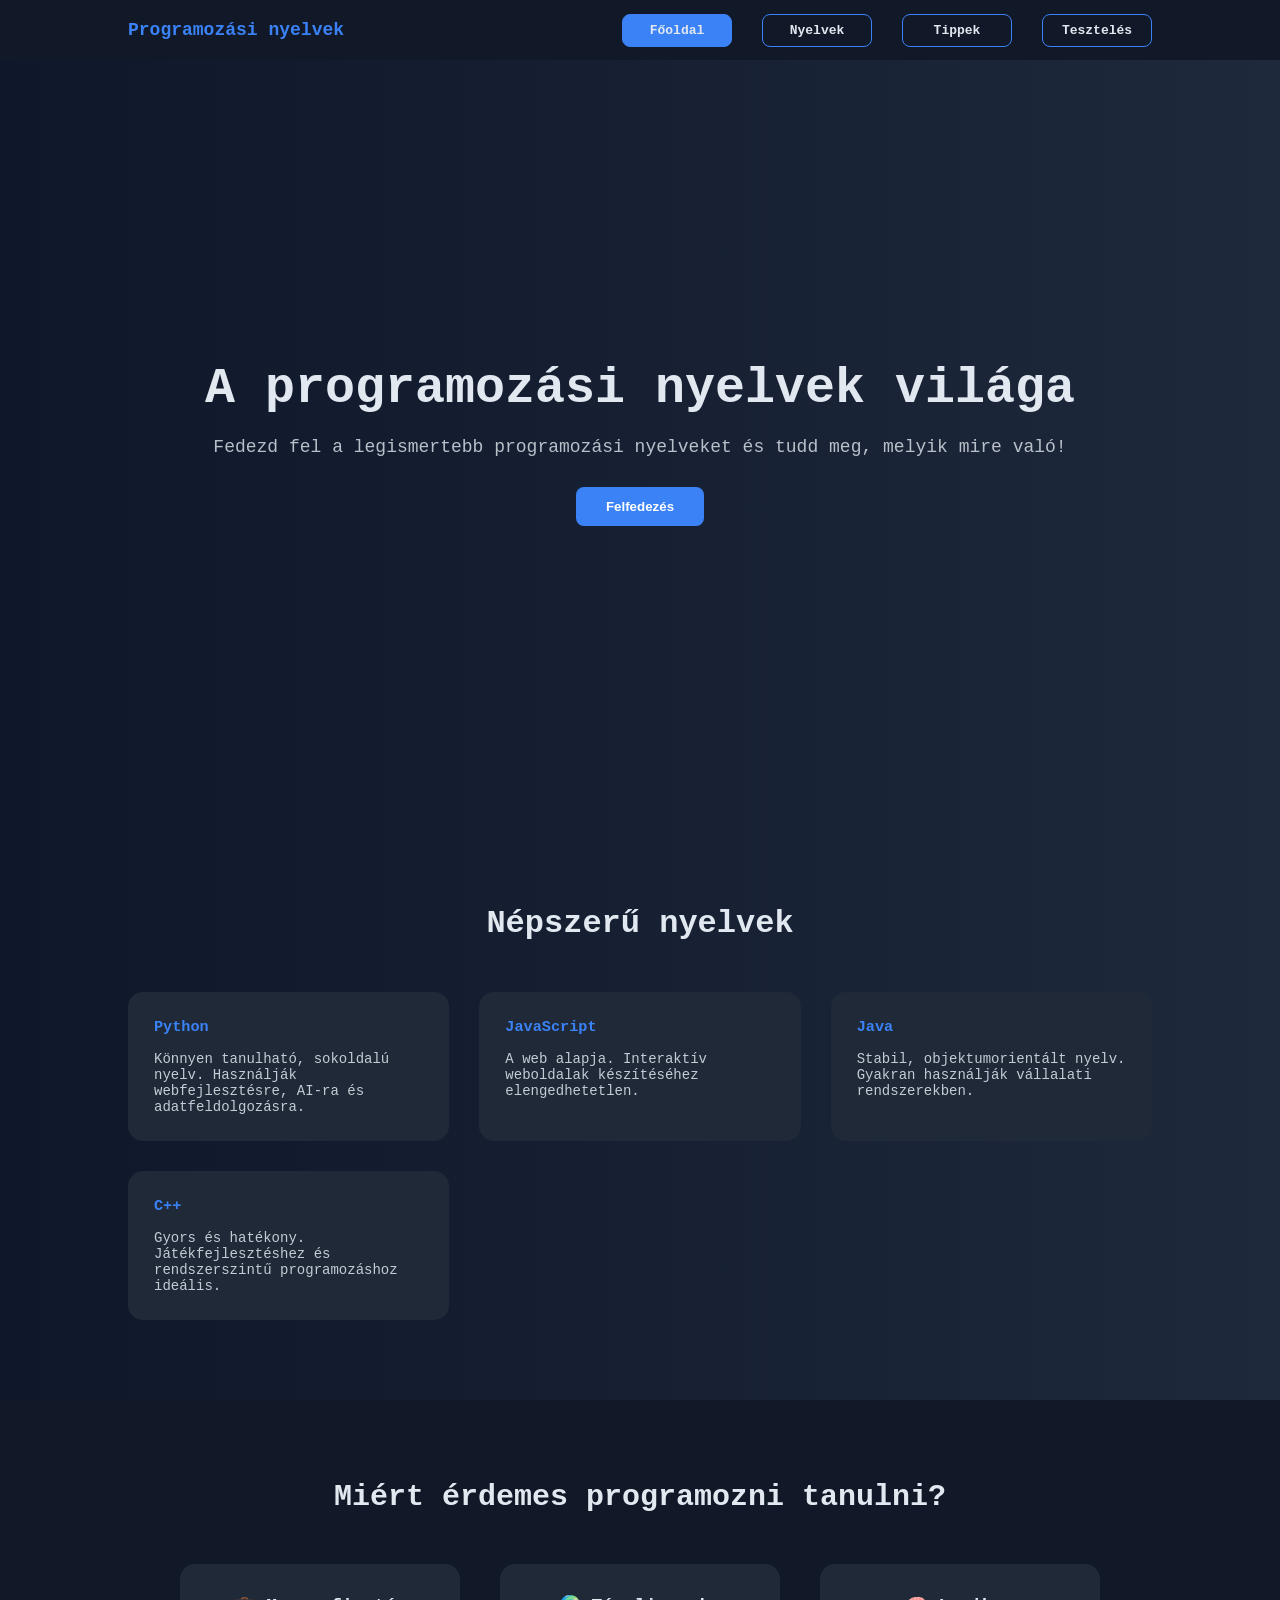
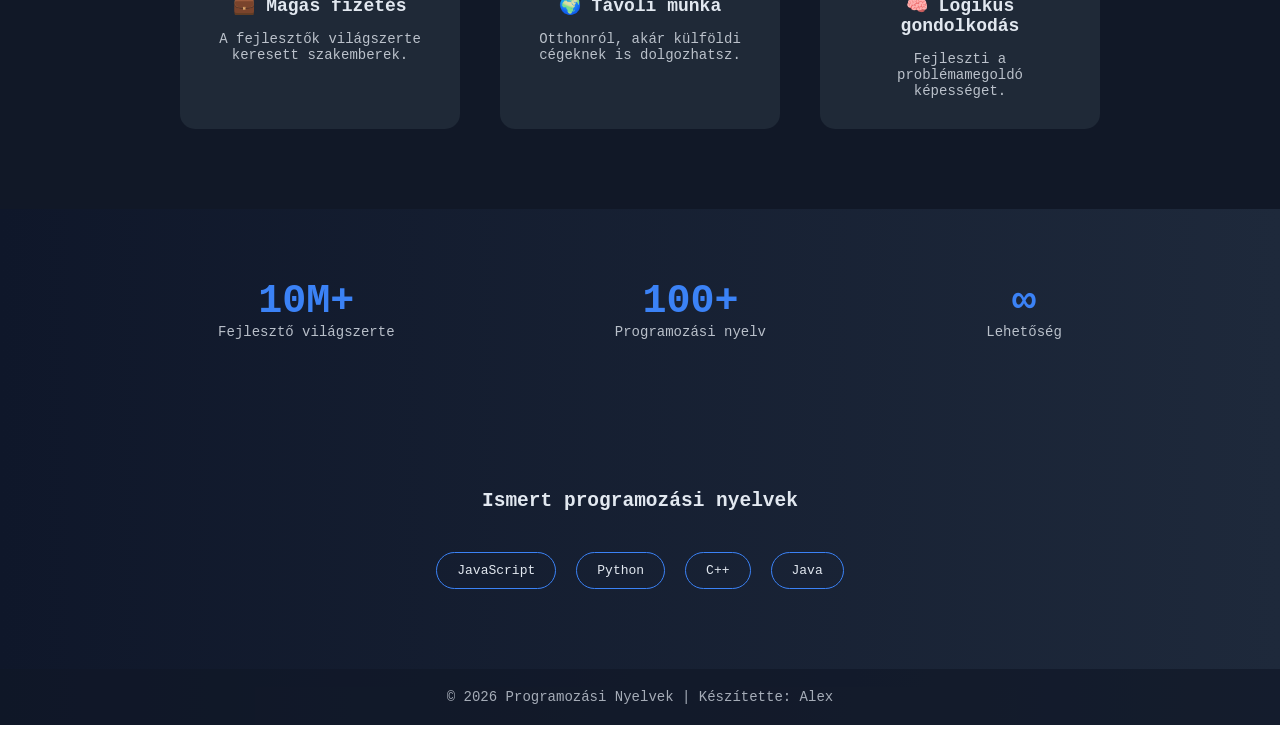
<file: index.html>
<!DOCTYPE html>
<html lang="hu">
   <head>
      <meta charset="UTF-8">
      <meta name="viewport" content="width=device-width, initial-scale=1.0">
      <link rel="stylesheet" href="style.css">
      <script src="script.js" defer></script>
      <title>A programozási nyelvek</title>
      <link rel="shortcut icon" href="media/logo.ico" type="image/x-icon">
   </head>
   <body>
      <nav class="navbar">
         <div class="logo">Programozási nyelvek</div>
         <div class="hamburger" id="hamburger">
            ☰
         </div>
         <ul class="nav-links" id="navLinks">
            <li><a href="index.html" class="active">Főoldal</a></li>
            <li><a href="languages.html">Nyelvek</a></li>
            <li><a href="tips.html">Tippek</a></li>
            <li><a href="tester.html">Tesztelés</a></li>
         </ul>
      </nav>
      <section class="hero">
         <h1>A programozási nyelvek világa</h1>
         <p>Fedezd fel a legismertebb programozási nyelveket és tudd meg, melyik mire való!</p>
         <button onclick="window.location.href='languages.html'">
         Felfedezés
         </button>
      </section>
      <section class="languages">
         <h2>Népszerű nyelvek</h2>
         <div class="card-container">
            <div class="card">
               <h3>Python</h3>
               <p>Könnyen tanulható, sokoldalú nyelv. Használják webfejlesztésre, AI-ra és adatfeldolgozásra.</p>
            </div>
            <div class="card">
               <h3>JavaScript</h3>
               <p>A web alapja. Interaktív weboldalak készítéséhez elengedhetetlen.</p>
            </div>
            <div class="card">
               <h3>Java</h3>
               <p>Stabil, objektumorientált nyelv. Gyakran használják vállalati rendszerekben.</p>
            </div>
            <div class="card">
               <h3>C++</h3>
               <p>Gyors és hatékony. Játékfejlesztéshez és rendszerszintű programozáshoz ideális.</p>
            </div>
         </div>
      </section>
      <section class="why">
         <h2>Miért érdemes programozni tanulni?</h2>
         <div class="why-container">
            <div class="why-box">
               <h3>💼 Magas fizetés</h3>
               <p>A fejlesztők világszerte keresett szakemberek.</p>
            </div>
            <div class="why-box">
               <h3>🌍 Távoli munka</h3>
               <p>Otthonról, akár külföldi cégeknek is dolgozhatsz.</p>
            </div>
            <div class="why-box">
               <h3>🧠 Logikus gondolkodás</h3>
               <p>Fejleszti a problémamegoldó képességet.</p>
            </div>
         </div>
      </section>
      <section class="stats">
         <div class="stat">
            <h3>10M+</h3>
            <p>Fejlesztő világszerte</p>
         </div>
         <div class="stat">
            <h3>100+</h3>
            <p>Programozási nyelv</p>
         </div>
         <div class="stat">
            <h3>∞</h3>
            <p>Lehetőség</p>
         </div>
      </section>
      <section class="tech">
         <h2>Ismert programozási nyelvek</h2>
         <div class="tech-list">
            <span>JavaScript</span>
            <span>Python</span>
            <span>C++</span>
            <span>Java</span>
         </div>
      </section>
      <footer>
         <p>© 2026 Programozási Nyelvek | Készítette: Alex</p>
      </footer>
   </body>
</html>
</file>
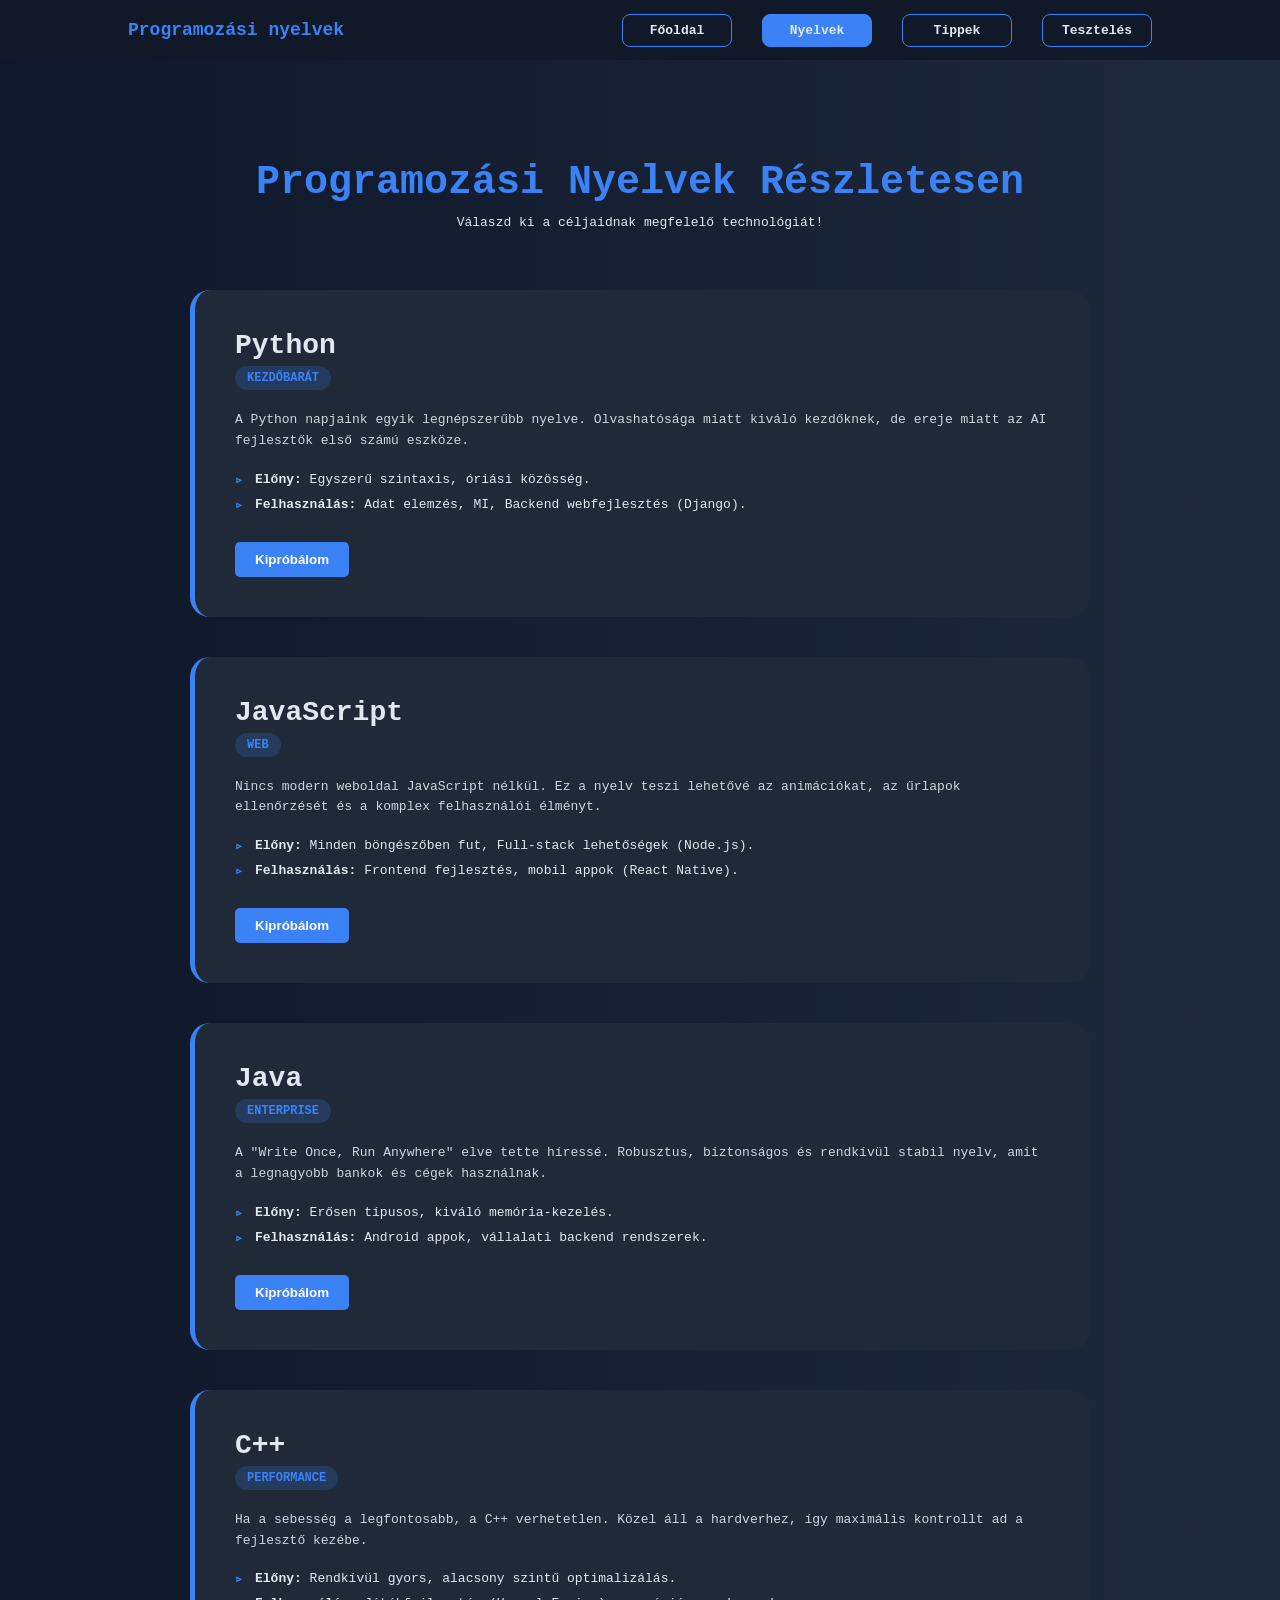
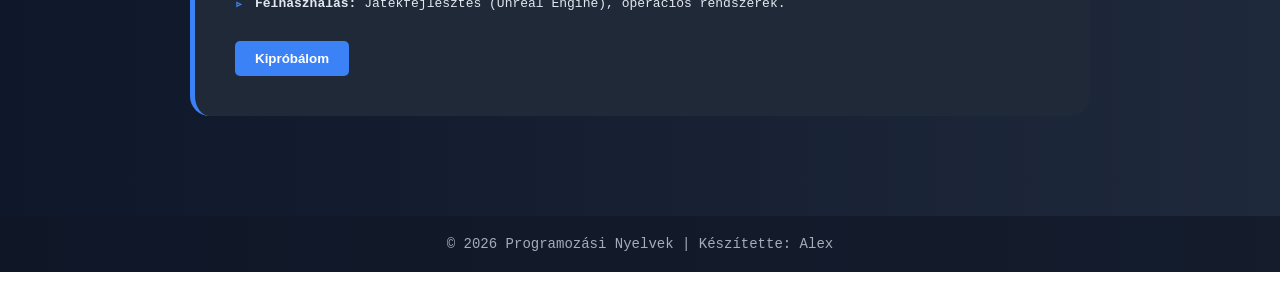
<file: languages.html>
<!DOCTYPE html>
<html lang="hu">
<head>
    <meta charset="UTF-8">
    <meta name="viewport" content="width=device-width, initial-scale=1.0">
    <title>A programozási nyelvek</title>
    <link rel="shortcut icon" href="media/logo.ico" type="image/x-icon">
    <link rel="stylesheet" href="style.css">
    <link rel="stylesheet" href="languages.css">
    <script src="script.js" defer></script>
</head>
<body>
    <nav class="navbar">
        <div class="logo">Programozási nyelvek</div>
        <div class="hamburger" id="hamburger">☰</div>
        <ul class="nav-links" id="navLinks">
            <li><a href="index.html">Főoldal</a></li>
            <li><a href="languages.html" class="active">Nyelvek</a></li>
            <li><a href="tips.html">Tippek</a></li>
            <li><a href="tester.html">Tesztelés</a></li>
        </ul>
    </nav>

    <section class="languages-detail">
        <header class="section-header">
            <h1>Programozási Nyelvek Részletesen</h1>
            <p>Válaszd ki a céljaidnak megfelelő technológiát!</p>
        </header>

        <div class="detail-container">
            <div class="lang-item">
                <div class="lang-info">
                    <h2>Python</h2>
                    <span class="tag">Kezdőbarát</span>
                    <p>A Python napjaink egyik legnépszerűbb nyelve. Olvashatósága miatt kiváló kezdőknek, de ereje miatt az AI fejlesztők első számú eszköze.</p>
                    <ul>
                        <li><strong>Előny:</strong> Egyszerű szintaxis, óriási közösség.</li>
                        <li><strong>Felhasználás:</strong> Adat elemzés, MI, Backend webfejlesztés (Django).</li>
                    </ul>
                    <button class="try-btn" onclick="window.location.href='tester.html?lang=71'">Kipróbálom</button>
                </div>
            </div>

            <div class="lang-item">
                <div class="lang-info">
                    <h2>JavaScript</h2>
                    <span class="tag">Web</span>
                    <p>Nincs modern weboldal JavaScript nélkül. Ez a nyelv teszi lehetővé az animációkat, az űrlapok ellenőrzését és a komplex felhasználói élményt.</p>
                    <ul>
                        <li><strong>Előny:</strong> Minden böngészőben fut, Full-stack lehetőségek (Node.js).</li>
                        <li><strong>Felhasználás:</strong> Frontend fejlesztés, mobil appok (React Native).</li>
                    </ul>
                    <button class="try-btn" onclick="window.location.href='tester.html?lang=63'">Kipróbálom</button>
                </div>
            </div>

            <div class="lang-item">
                <div class="lang-info">
                    <h2>Java</h2>
                    <span class="tag">Enterprise</span>
                    <p>A "Write Once, Run Anywhere" elve tette híressé. Robusztus, biztonságos és rendkívül stabil nyelv, amit a legnagyobb bankok és cégek használnak.</p>
                    <ul>
                        <li><strong>Előny:</strong> Erősen típusos, kiváló memória-kezelés.</li>
                        <li><strong>Felhasználás:</strong> Android appok, vállalati backend rendszerek.</li>
                    </ul>
                    <button class="try-btn" onclick="window.location.href='tester.html?lang=62'">Kipróbálom</button>
                </div>
            </div>

            <div class="lang-item">
                <div class="lang-info">
                    <h2>C++</h2>
                    <span class="tag">Performance</span>
                    <p>Ha a sebesség a legfontosabb, a C++ verhetetlen. Közel áll a hardverhez, így maximális kontrollt ad a fejlesztő kezébe.</p>
                    <ul>
                        <li><strong>Előny:</strong> Rendkívül gyors, alacsony szintű optimalizálás.</li>
                        <li><strong>Felhasználás:</strong> Játékfejlesztés (Unreal Engine), operációs rendszerek.</li>
                    </ul>
                    <button class="try-btn" onclick="window.location.href='tester.html?lang=54'">Kipróbálom</button>
                </div>
            </div>
        </div>
    </section>

    <footer>
        <p>© 2026 Programozási Nyelvek | Készítette: Alex</p>
    </footer>
</body>
</html>
</file>
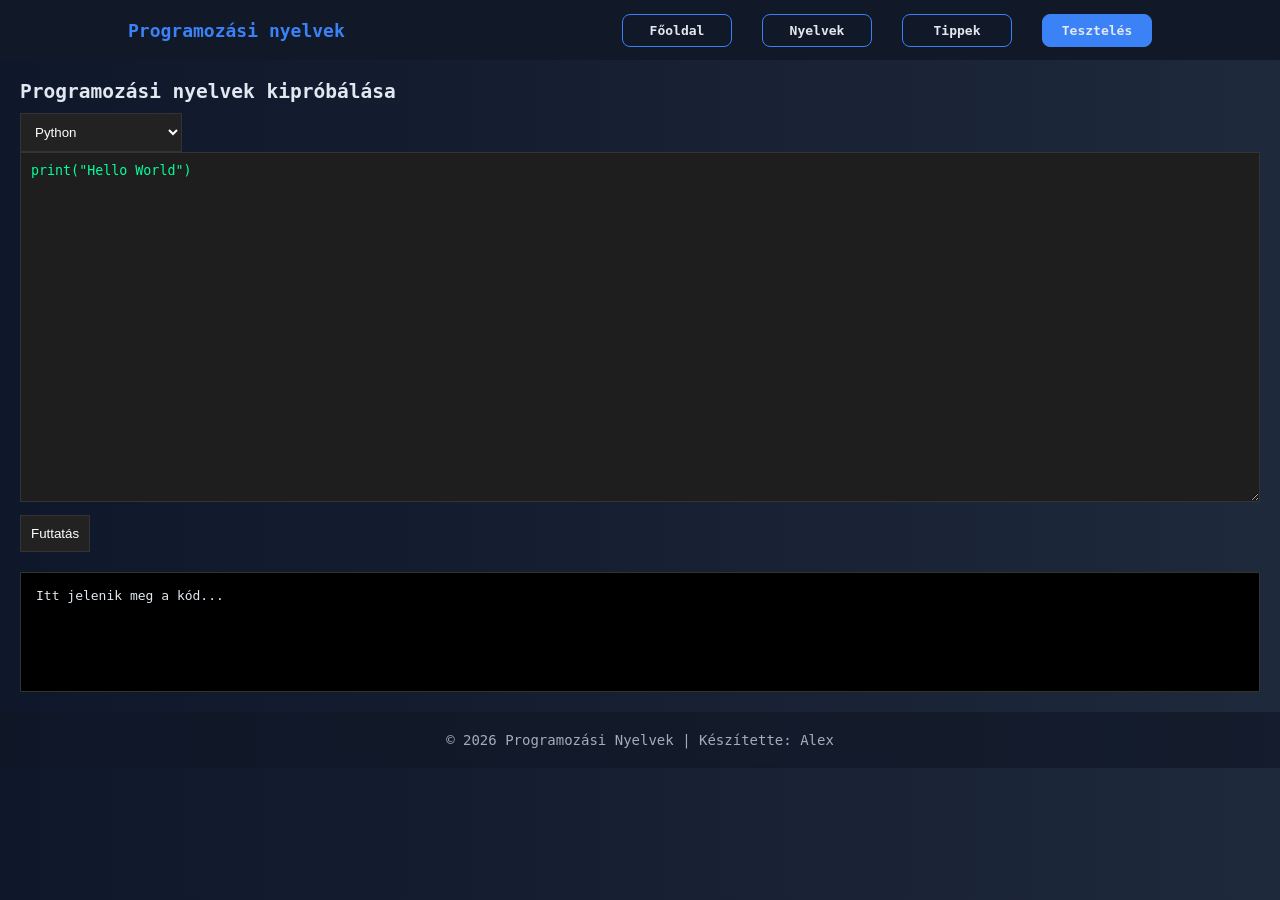
<file: tester.html>
<!DOCTYPE html>
<html lang="hu">
   <head>
      <meta charset="UTF-8">
      <meta name="viewport" content="width=device-width, initial-scale=1.0">
      <title>A programozási nyelvek</title>
      <link rel="shortcut icon" href="media/logo.ico" type="image/x-icon">
      <link rel="stylesheet" href="tester.css">
      <link rel="stylesheet" href="style.css">
      <script src="script.js" defer></script>
      <script src="tester.js" defer></script>
   </head>
   <body>
      <nav class="navbar">
         <div class="logo">Programozási nyelvek</div>
         <div class="hamburger" id="hamburger">
            ☰
         </div>
         <ul class="nav-links" id="navLinks">
            <li><a href="index.html">Főoldal</a></li>
            <li><a href="languages.html">Nyelvek</a></li>
            <li><a href="tips.html">Tippek</a></li>
            <li><a href="tester.html" class="active">Tesztelés</a></li>
         </ul>
      </nav>
      <main>
         <h2>Programozási nyelvek kipróbálása</h2>
         <select id="language" onchange="setTemplate()">
            <option value="71">Python</option>
            <option value="63">JavaScript (Node.js)</option>
            <option value="50">C</option>
            <option value="54">C++</option>
            <option value="62">Java</option>
            <option value="51">C#</option>
            <option value="60">Go</option>
            <option value="73">Rust</option>
            <option value="68">PHP</option>
         </select>
         <textarea id="code"></textarea>
         <br>
         <button onclick="runCode()">Futtatás</button>
         <div id="output">Itt jelenik meg a kód...</div>
      </main>
      <footer>
         <p>© 2026 Programozási Nyelvek | Készítette: Alex</p>
      </footer>
   </body>
</html>
</file>
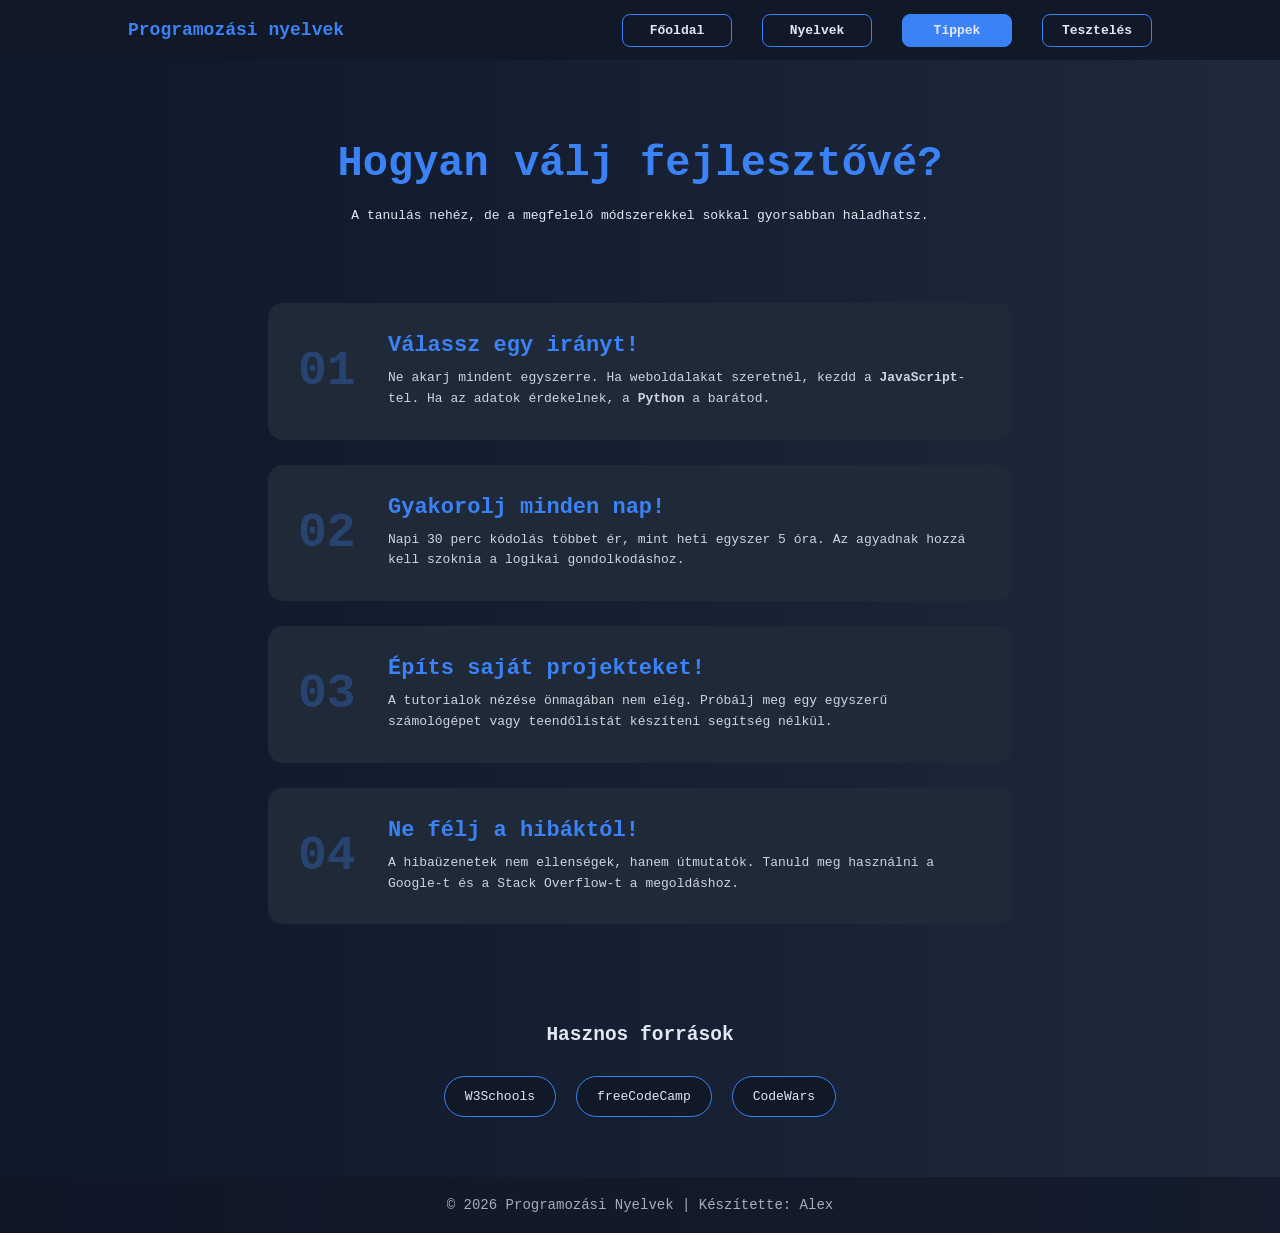
<file: tips.html>
<!DOCTYPE html>
<html lang="hu">
<head>
    <meta charset="UTF-8">
    <meta name="viewport" content="width=device-width, initial-scale=1.0">
    <title>A programozási nyelvek</title>
    <link rel="shortcut icon" href="media/logo.ico" type="image/x-icon">
    <link rel="stylesheet" href="style.css">
    <link rel="stylesheet" href="tips.css">
    <script src="script.js" defer></script>
</head>
<body>
    <nav class="navbar">
        <div class="logo">Programozási nyelvek</div>
        <div class="hamburger" id="hamburger">☰</div>
        <ul class="nav-links" id="navLinks">
            <li><a href="index.html">Főoldal</a></li>
            <li><a href="languages.html">Nyelvek</a></li>
            <li><a href="tips.html" class="active">Tippek</a></li>
            <li><a href="tester.html">Tesztelés</a></li>
        </ul>
    </nav>

    <section class="tips-hero">
        <h1>Hogyan válj fejlesztővé?</h1>
        <p>A tanulás nehéz, de a megfelelő módszerekkel sokkal gyorsabban haladhatsz.</p>
    </section>

    <section class="tips-container">
        <div class="tip-card">
            <div class="tip-number">01</div>
            <div class="tip-content">
                <h3>Válassz egy irányt!</h3>
                <p>Ne akarj mindent egyszerre. Ha weboldalakat szeretnél, kezdd a <strong>JavaScript</strong>-tel. Ha az adatok érdekelnek, a <strong>Python</strong> a barátod.</p>
            </div>
        </div>

        <div class="tip-card">
            <div class="tip-number">02</div>
            <div class="tip-content">
                <h3>Gyakorolj minden nap!</h3>
                <p>Napi 30 perc kódolás többet ér, mint heti egyszer 5 óra. Az agyadnak hozzá kell szoknia a logikai gondolkodáshoz.</p>
            </div>
        </div>

        <div class="tip-card">
            <div class="tip-number">03</div>
            <div class="tip-content">
                <h3>Építs saját projekteket!</h3>
                <p>A tutorialok nézése önmagában nem elég. Próbálj meg egy egyszerű számológépet vagy teendőlistát készíteni segítség nélkül.</p>
            </div>
        </div>

        <div class="tip-card">
            <div class="tip-number">04</div>
            <div class="tip-content">
                <h3>Ne félj a hibáktól!</h3>
                <p>A hibaüzenetek nem ellenségek, hanem útmutatók. Tanuld meg használni a Google-t és a Stack Overflow-t a megoldáshoz.</p>
            </div>
        </div>
    </section>

    <section class="resources">
        <h2>Hasznos források</h2>
        <div class="res-links">
            <a href="https://www.w3schools.com/" target="_blank">W3Schools</a>            
            <a href="https://www.freecodecamp.org/" target="_blank">freeCodeCamp</a>
            <a href="https://www.codewars.com/" target="_blank">CodeWars</a>
        </div>
    </section>

    <footer>
        <p>© 2026 Programozási Nyelvek | Készítette: Alex</p>
    </footer>
</body>
</html>
</file>
<file: style.css>
* {
	margin: 0;
	padding: 0;
	box-sizing: border-box;	
}

body {
	font-family:monospace;
	background: linear-gradient(to right, #0f172a, #1e293b);
	color: #e2e8f0;
	scroll-behavior: smooth;
}

a {
	display: block;
	width: 110px;
	text-align: center;
}

.navbar {
	height: 60px;
	background-color: #111827;
	display: flex;
	justify-content: space-between;
	align-items: center;
	padding: 0 10%;
	position: sticky;
	top: 0;
	z-index: 1000;
}

.logo {
	font-weight: 800;
	color: #3b82f6;
	font-size: 18px;
}

.nav-links {
	list-style: none;
	display: flex;
	gap: 30px;
}

.nav-links a {
	text-decoration: none;
	color: #e2e8f0;
	padding: 8px 15px;
	border-radius: 8px;
	border: 1px solid #3b82f6;
	transition: 0.3s;
	font-weight: 600;
}

.nav-links a:hover {
	background-color: #3b82f6;
	box-shadow: 0 0 20px rgba(59, 130, 246, 0.7);
}

.active {
	background-color: #3b82f6;
}


.hamburger {
	display: none;
	font-size: 28px;
	cursor: pointer;
	color: white;
}

.hero {
	height: 85vh;
	display: flex;
	flex-direction: column;
	justify-content: center;
	align-items: center;
	text-align: center;
	padding: 20px;
}

.hero h1 {
	font-size: 50px;
	margin-bottom: 20px;
}

.hero p {
	font-size: 18px;
	margin-bottom: 30px;
	opacity: 0.8;
}

.hero button {
	padding: 12px 30px;
	border: none;
	border-radius: 8px;
	background-color: #3b82f6;
	color: white;
	font-weight: 600;
	cursor: pointer;
	transition: 0.3s;
}

.hero button:hover {
	background-color: #2563eb;
	box-shadow: 0 0 20px rgba(59, 130, 246, 0.8);
}

.languages {
	padding: 80px 10%;
}

.languages h2 {
	text-align: center;
	margin-bottom: 50px;
	font-size: 32px;
}

.card-container {
	display: grid;
	grid-template-columns: repeat(auto-fit, minmax(250px, 1fr));
	gap: 30px;
}

.card {
	background-color: #1f2937;
	padding: 25px;
	border-radius: 15px;
	transition: 0.3s;
	border: 1px solid transparent;
}

.card h3 {
	margin-bottom: 15px;
	color: #3b82f6;
}

.card p {
	font-size: 14px;
	opacity: 0.85;
}

.card:hover {
	transform: translateY(-10px);
	border: 1px solid #3b82f6;
	box-shadow: 0 15px 30px rgba(0, 0, 0, 0.4);
}

.why {
	padding: 80px 10%;
	background-color: #111827;
	text-align: center;
}

.why h2 {
	margin-bottom: 50px;
	font-size: 30px;
}

.why-container {
	display: flex;
	justify-content: center;
	gap: 40px;
	flex-wrap: wrap;
}

.why-box {
	background: #1f2937;
	padding: 30px;
	border-radius: 15px;
	width: 280px;
	transition: 0.3s;
}

.why-box:hover {
	transform: scale(1.05);
	box-shadow: 0 0 20px rgba(59, 130, 246, 0.6);
}

.why-box h3 {
	margin-bottom: 15px;
	font-size: 18px;
}

.why-box p {
	font-size: 14px;
	opacity: 0.8;
}

.stats {
	padding: 70px 10%;
	display: flex;
	justify-content: space-around;
	text-align: center;
	background: linear-gradient(to right, #0f172a, #1e293b);
	flex-wrap: wrap;
	gap: 40px;
}

.stat h3 {
	font-size: 40px;
	color: #3b82f6;
}

.stat p {
	opacity: 0.8;
	font-size: 14px;
}

.tech {
	padding: 80px 10%;
	text-align: center;

}

.tech h2 {
	margin-bottom: 40px;
}

.tech-list {
	display: flex;
	justify-content: center;
	gap: 20px;
	flex-wrap: wrap;
}

.tech-list span {
	padding: 10px 20px;
	border: 1px solid #3b82f6;
	border-radius: 20px;
	transition: 0.3s;
}

.tech-list span:hover {
	background-color: #3b82f6;
	color: white;
}

@media (max-width: 768px) {
	.hero h1 {
		font-size: 35px;
	}

	.card-container {
		gap: 20px;
	}

	.why-container {
		gap: 20px;
	}

	.stats {
		flex-direction: column;
		gap: 30px;
	}

	.hamburger {
		display: block;
	}

	.nav-links {
		position: absolute;
		top: 60px;
		right: 0;
		background-color: #111827;
		flex-direction: column;
		width: 200px;
		padding: 20px;
		gap: 15px;
		display: none;
		box-shadow: -5px 5px 15px rgba(0, 0, 0, 0.4);
	}

	.nav-links.show {
		display: flex;
	}
}

footer {
	background-color: #111827;
	padding: 20px;
	text-align: center;
	font-size: 14px;
	opacity: 0.7;
}
</file>
<file: languages.css>
.languages-detail {
    padding: 100px 10%;
    min-height: 90vh;
}

.section-header {
    text-align: center;
    margin-bottom: 60px;
}

.section-header h1 {
    font-size: 40px;
    color: #3b82f6;
    margin-bottom: 10px;
}

.detail-container {
    display: flex;
    flex-direction: column;
    gap: 40px;
    max-width: 900px;
    margin: 0 auto;
}

.lang-item {
    background: #1f2937;
    padding: 40px;
    border-radius: 20px;
    border-left: 5px solid #3b82f6;
    transition: 0.3s;
}

.lang-item:hover {
    transform: translateX(10px);
    background: #263345;
}

.lang-item h2 {
    font-size: 28px;
    margin-bottom: 5px;
}

.tag {
    display: inline-block;
    background: rgba(59, 130, 246, 0.2);
    color: #3b82f6;
    padding: 5px 12px;
    border-radius: 12px;
    font-size: 12px;
    text-transform: uppercase;
    font-weight: bold;
    margin-bottom: 20px;
}

.lang-info p {
    line-height: 1.6;
    margin-bottom: 20px;
    opacity: 0.9;
}

.lang-info ul {
    list-style: none;
}

.lang-info ul li {
    margin-bottom: 10px;
    padding-left: 20px;
    position: relative;
}

.lang-info ul li::before {
    content: "▹";
    position: absolute;
    left: 0;
    color: #3b82f6;
    font-weight: bold;
}

.back-action {
    margin-top: 50px;
    text-align: center;
}

.back-action button {
    padding: 12px 30px;
    background: transparent;
    border: 1px solid #3b82f6;
    color: #3b82f6;
    border-radius: 8px;
    cursor: pointer;
    transition: 0.3s;
}

.back-action button:hover {
    background: #3b82f6;
    color: white;
}

.try-btn {
    margin-top: 20px;
    padding: 10px 20px;
    background-color: #3b82f6;
    color: white;
    border: none;
    border-radius: 5px;
    font-weight: bold;
    cursor: pointer;
    transition: 0.3s ease;
}

.try-btn:hover {
    background-color: #2563eb;
    box-shadow: 0 0 15px rgba(59, 130, 246, 0.5);
    transform: scale(1.05);
}

@media (max-width: 768px) {
    .languages-detail {
        padding: 60px 5%;
    }
    
    .lang-item {
        padding: 25px;
    }
}
</file>
<file: tester.css>
main {
	padding: 20px;
}

textarea {
	width: 100%;
	height: 350px;
	background: #1e1e1e;
	color: #00ff99;
	border: 1px solid #333;
	padding: 10px;
	font-family: monospace;
}

select,
button {
	padding: 10px;
	margin-top: 10px;
	background: #222;
	color: white;
	border: 1px solid #333;
	cursor: pointer;
}

#output {
	margin-top: 20px;
	background: #000;
	padding: 15px;
	min-height: 120px;
	white-space: pre-wrap;
	border: 1px solid #333;
}

button:hover {
	background-color: #2563eb;
	box-shadow: 0 0 20px rgba(59, 130, 246, 0.8);
}
</file>
<file: tips.css>
.tips-hero {
    text-align: center;
    padding: 80px 10% 40px;
}

.tips-hero h1 {
    font-size: 42px;
    color: #3b82f6;
    margin-bottom: 20px;
}

.tips-container {
    padding: 40px 10%;
    display: flex;
    flex-direction: column;
    gap: 25px;
    max-width: 1000px;
    margin: 0 auto;
}

.tip-card {
    background: #1f2937;
    display: flex;
    align-items: center;
    padding: 30px;
    border-radius: 15px;
    border-right: 4px solid transparent;
    transition: 0.3s ease;
}

.tip-card:hover {
    border-right: 4px solid #3b82f6;
    background: #263345;
    transform: scale(1.02);
}

.tip-number {
    font-size: 48px;
    font-weight: 900;
    color: rgba(59, 130, 246, 0.3);
    margin-right: 30px;
    min-width: 60px;
}

.tip-content h3 {
    color: #3b82f6;
    margin-bottom: 10px;
    font-size: 22px;
}

.tip-content p {
    line-height: 1.6;
    opacity: 0.9;
}

.resources {
    text-align: center;
    padding: 60px 10%;
}

.resources h2 {
    margin-bottom: 30px;
}

.res-links {
    display: flex;
    justify-content: center;
    gap: 20px;
    flex-wrap: wrap;
}

.res-links a {
    background: #111827;
    border: 1px solid #3b82f6;
    color: #e2e8f0;
    padding: 12px 20px;
    border-radius: 50px;
    text-decoration: none;
    transition: 0.3s;
    width: auto; /* Felülírjuk az alap style.css fix szélességét */
}

.res-links a:hover {
    background: #3b82f6;
    box-shadow: 0 0 15px rgba(59, 130, 246, 0.5);
}

@media (max-width: 768px) {
    .tip-card {
        flex-direction: column;
        text-align: center;
    }
    .tip-number {
        margin-right: 0;
        margin-bottom: 15px;
    }
}
</file>
